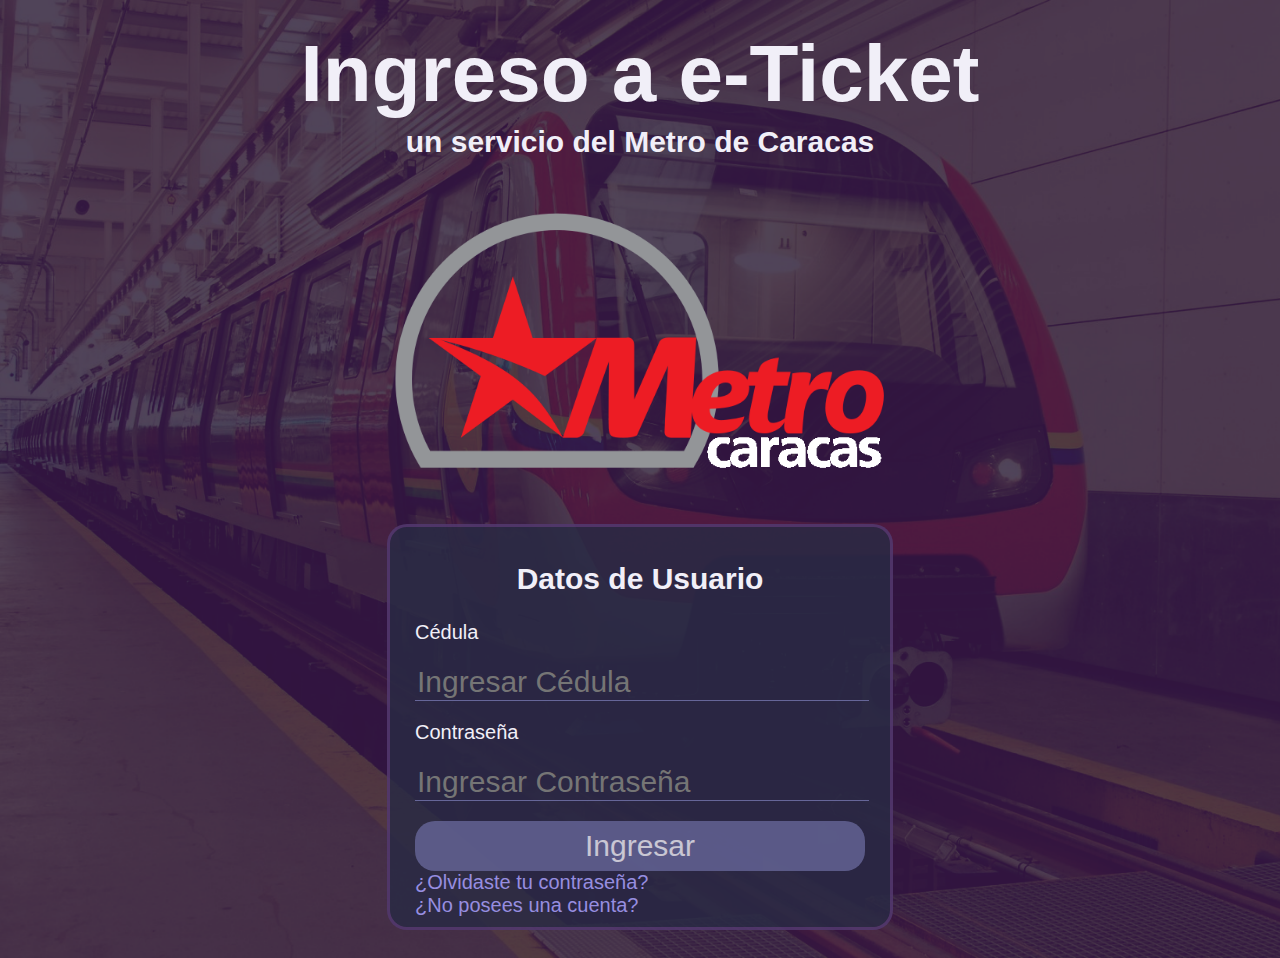
<file: index.html>
<!doctype html>
<html id="login-html">
	<head>
		<meta charset="utf-8">
		<title>Metro de Caracas: e-Ticket</title>

		<link href="https://fonsts.googleapis,com/css?family=Raleway" rel="stylesheet" type="text/css">
		<link href="styles/style.css" rel="stylesheet" type="text/css">
		<link href="favicon.png" rel="icon" type="image/png">
	</head>
	<body>
		<h1 id="log-head">Ingreso a e-Ticket</h1>
		<h2 id="log-sub" class="center">un servicio del Metro de Caracas</h2>

		<a href="http://www.metrodecaracas.com.ve"><img id="login-logo" src="images/metro.png" width="500px" alt="Logo del Metro de Caracas"></a>

		<div id="login">
				<h2 class="center">Datos de Usuario</h2>
				<form>
					<p>Cédula</p>
					<input type="text" name="cedula" placeholder="Ingresar Cédula">
					<p>Contraseña</p>
					<input id="pass" type="password" name="pass" placeholder="Ingresar Contraseña">
					<input id="btn" type="button" value="Ingresar" name="" placeholder="Login" onclick="check(this.form)">
					<a href="opass.html">¿Olvidaste tu contraseña?</a><br>
					<a href="nacco.html">¿No posees una cuenta?</a>
				</form>
		</div>
	</body>
	<script language="javascript">
		var input = document.getElementById("pass");

		input.addEventListener("keyup", function(event){
				event.preventDefault();

		if (event.keyCode === 13){
			document.getElementById("btn").click();
  		}
		});
		function check(form){
 
 		if(form.cedula.value == "admin" && form.pass.value == "admin"){
 			window.location.href="inicio.html"
		}else{
			if(form.cedula.value == "" || form.pass.value == ""){
				alert("Porfavor rellene todos los campos.")
			}else{
				window.location.href="inicio.html"
			}
		}

	}
	</script>
</html>
</file>
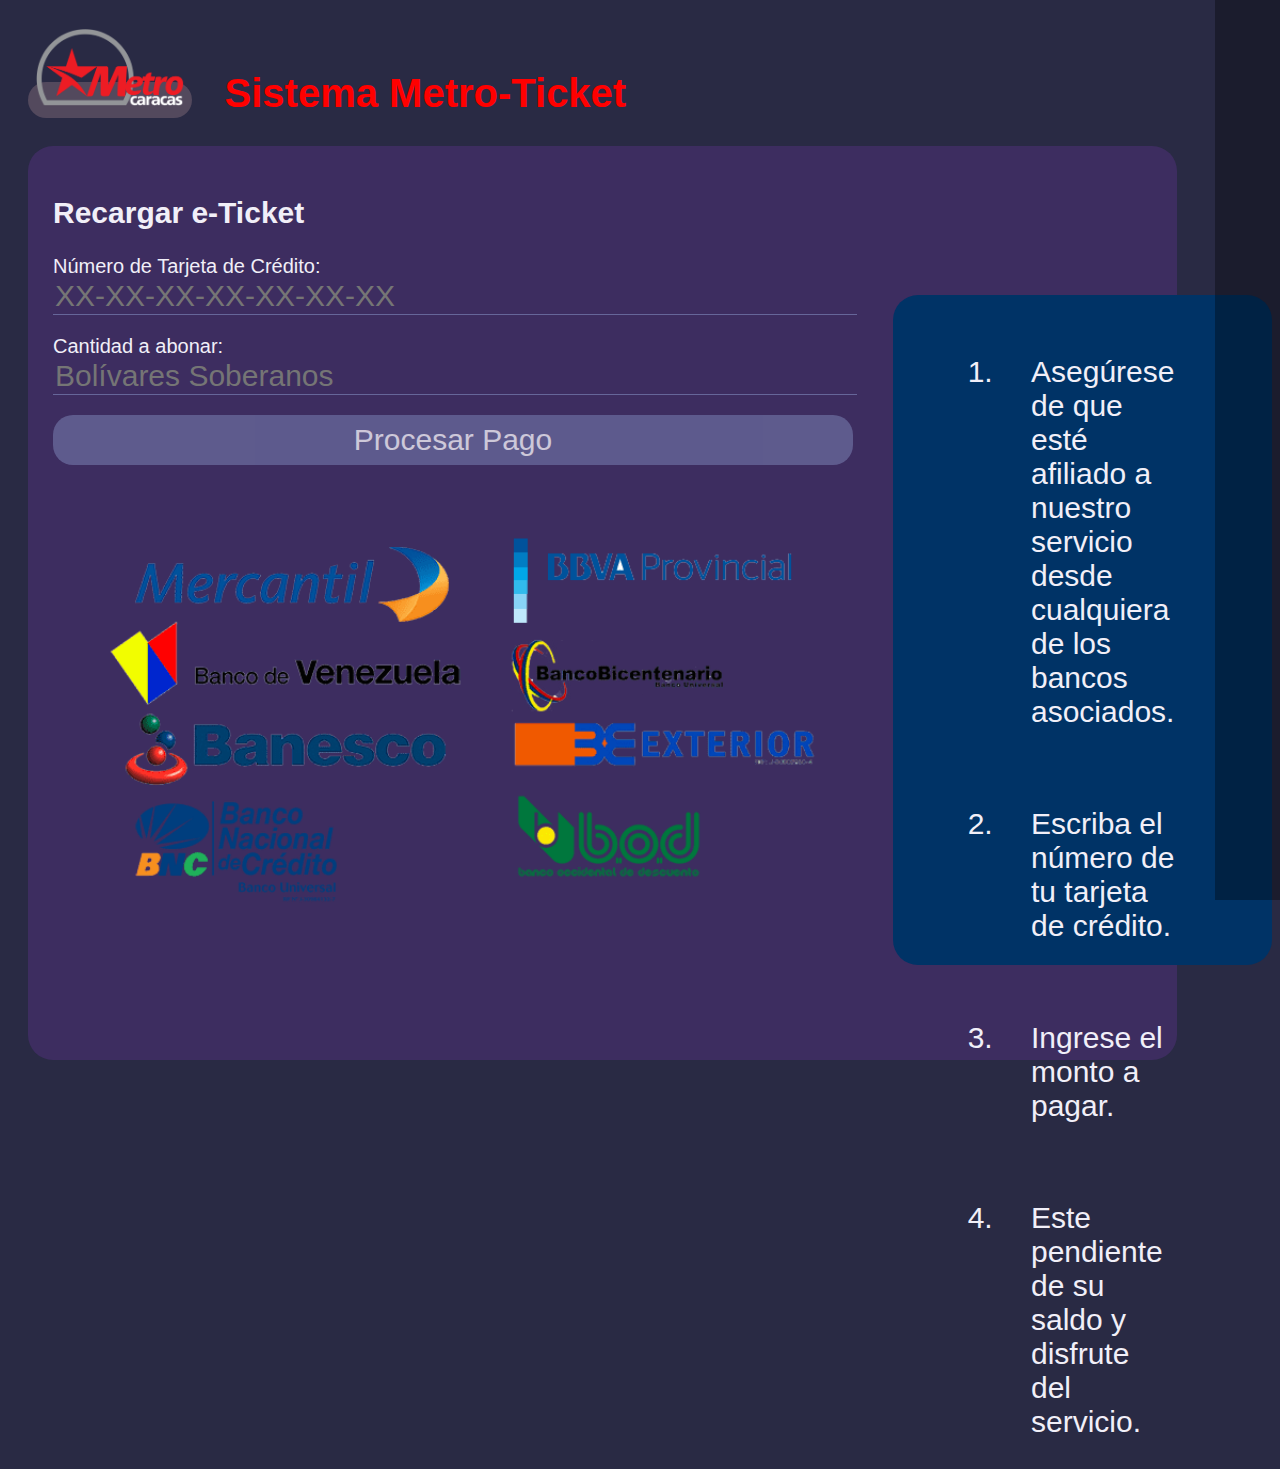
<file: abonar.html>
<!doctype html>
<html>
	<head>
		<meta charset="utf-8">
		<title>Ticket Electrónico</title>

		<link href="https://fonsts.googleapis,com/css?family=Raleway" rel="stylesheet" type="text/css">
		<link href="styles/style.css" rel="stylesheet" type="text/css">
		<link href="favicon.png" rel="icon" type="image/png">
		<link rel="stylesheet" href="https://use.fontawesome.com/releases/v5.1.0/css/all.css" integrity="sha384-lKuwvrZot6UHsBSfcMvOkWwlCMgc0TaWr+30HWe3a4ltaBwTZhyTEggF5tJv8tbt" crossorigin="anonymous">	
	</head>
	<body>
		<div id="sidebar">
			<a class="item" href="inicio.html"><span class="fas fa-user"><div class="menu-desc">Inicio</div></span></a>
			<a class="item" href="abonar.html"><span class="fas fa-money-check-alt"><div class="menu-desc">Recargar e-Ticket</div></span></a>
			<a class="item" href="medios.html"><span class="fas fa-bus-alt"><div class="menu-desc">Servicios y Transporte</div></span></a>
			<a class="item" href="smetro.html"><span class="fas fa-question-circle"><div class="menu-desc">Información</div></span></a>
			<a class="item" href="index.html"><span class="fas fa-sign-out-alt"><div class="menu-desc">Cerrar Sesión</div></span></a>
		</div>

		<header>
			<div id="metro" style="display:inline"><a href="http://www.metrodecaracas.com.ve"><img id="logo" src="images/metro.png" width="150" alt="Logo del Metro de Caracas"></a></div>
			<h1 style="display:inline;color:red;padding-left:27px">Sistema Metro-Ticket</h1>
		</header>

		<div id="main">
			<h2>Recargar e-Ticket</h2>

			<div class="row">
				<div class="column">
					<form>
						<label>
							Número de Tarjeta de Crédito:
						</label>
							<input id="tar" type="text" name="tar" placeholder="XX-XX-XX-XX-XX-XX-XX">
						<label>
							Cantidad a abonar:
						</label>
							<input id="bss" type="text" name="tar" placeholder="Bolívares Soberanos">
						<input id="btn1" type="button" value="Procesar Pago" placeholder="Procesar" onclick="check(this.form)">
					</form>
					<img id="banco" src="images/bvz.png" class="center-pad" width="800px">
				</div>
				<div class="column">
					<section class="t-desc">
						<ol>
							<li>Asegúrese de que esté afiliado a nuestro servicio desde cualquiera de los bancos asociados.</li>
							<li>Escriba el número de tu tarjeta de crédito.</li>
							<li>Ingrese el monto a pagar.</li>
							<li>Este pendiente de su saldo y disfrute del servicio.</li>
						</ol>	
					</section>
				</div>
			</div>
		</div>
	<script language="javascript">
		var input = document.getElementById("tar");

		input.addEventListener("keyup", function(event){
				event.preventDefault();

		if (event.keyCode === 13){
			document.getElementById("btn1").click();
  		}
		});
		function check(form){
 
 		if(form.tar.value == "666" && form.bss.value == "69"){
 			alert("Abono exitoso")
		}else{
 			if(form.tar.value == "" && form.bss.value == ""){
 				alert("Rellene todas las casillas.")
			}else{
				alert("Recarga exitosa")
				window.location.href="inicio.html"
			}
		}
	}
	</script>
		<script src="scripts/main.js"></script>
	</body>
</html>
</file>
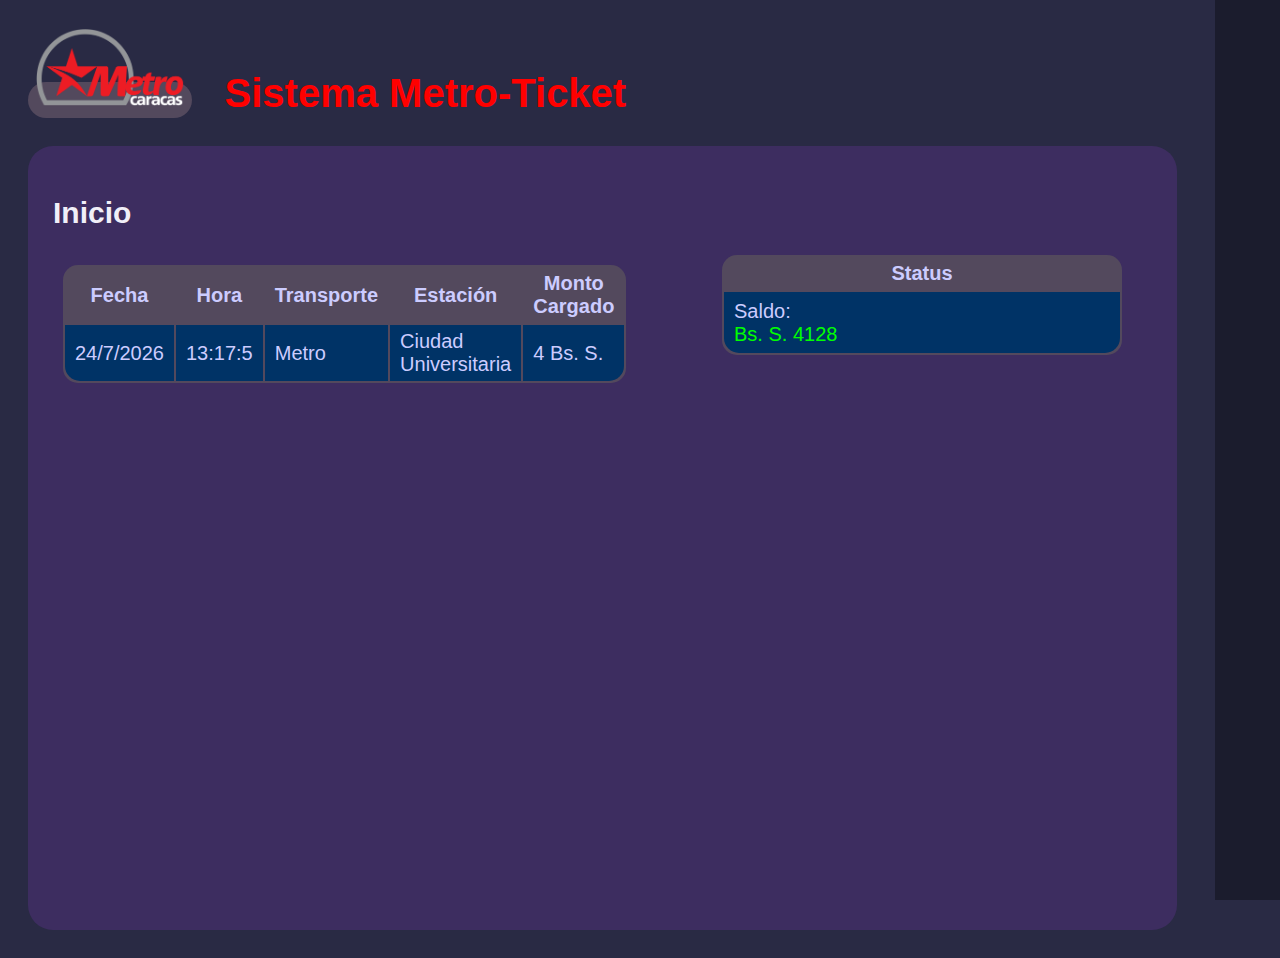
<file: inicio.html>
<!doctype html>
<html>
	<head>
		<meta charset="utf-8">
		<title>Ticket Electrónico</title>

		<link href="https://fonsts.googleapis,com/css?family=Raleway" rel="stylesheet" type="text/css">
		<link href="styles/style.css" rel="stylesheet" type="text/css">
		<link href="favicon.png" rel="icon" type="image/png">
		<link rel="stylesheet" href="https://use.fontawesome.com/releases/v5.1.0/css/all.css" integrity="sha384-lKuwvrZot6UHsBSfcMvOkWwlCMgc0TaWr+30HWe3a4ltaBwTZhyTEggF5tJv8tbt" crossorigin="anonymous">	
	</head>
	<body>
		<div id="sidebar">
			<a class="item" href="inicio.html"><span class="fas fa-user"><div class="menu-desc">Inicio</div></span></a>
			<a class="item" href="abonar.html"><span class="fas fa-money-check-alt"><div class="menu-desc">Recargar e-Ticket</div></span></a>
			<a class="item" href="medios.html"><span class="fas fa-bus-alt"><div class="menu-desc">Servicios y Transporte</div></span></a>
			<a class="item" href="smetro.html"><span class="fas fa-question-circle"><div class="menu-desc">Información</div></span></a>
			<a class="item" href="index.html"><span class="fas fa-sign-out-alt"><div class="menu-desc">Cerrar Sesión</div></span></a>
		</div>

		<header>
			<div id="metro" style="display:inline"><a href="http://www.metrodecaracas.com.ve"><img id="logo" src="images/metro.png" width="150" alt="Logo del Metro de Caracas"></a></div>
			<h1 style="display:inline;color:red;padding-left:27px">Sistema Metro-Ticket</h1>
		</header>

		<div id="main">
			<h2>Inicio</h2>
			<div class="row">
				<div class="column">
					<div id="wrapper">
						<table>
							<thead>
								<tr>
									<th>Fecha</th>
									<th>Hora</th>
									<th>Transporte</th>
									<th>Estación</th>
									<th>Monto Cargado</th>
								</tr>
							</thead>
							<tbody id="usos">
							</tbody>
						</table>
					</div>
				</div>
				<div class="column">
					<table id="status">
						<thead>
							<tr><th>Status</th></tr>
						</thead>
						<tbody>
							<tr>
								<td>Saldo:<div id="saldo"></div></td>
							</tr>
						</tbody>
					</table>
				</div>
			</div>
		</div>

		<script src="scripts/main.js"></script>
	</body>
</html>
</file>
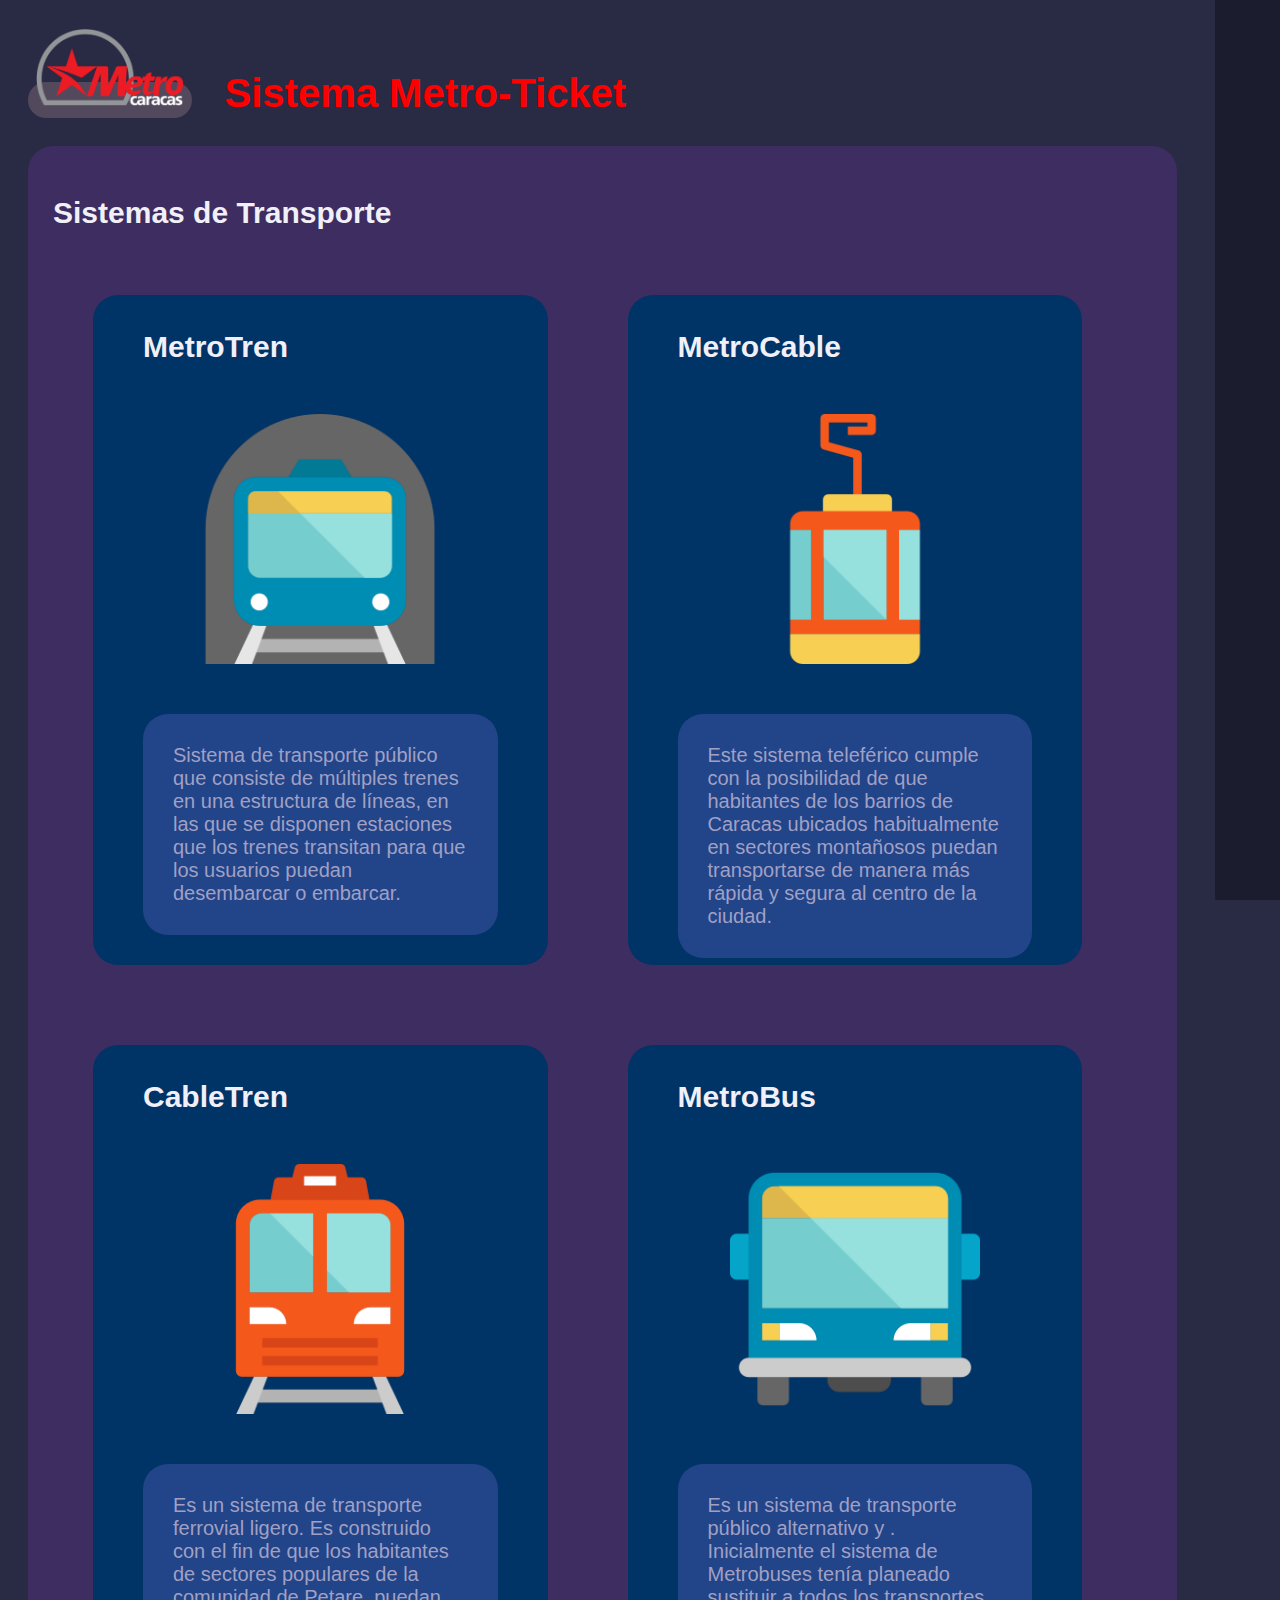
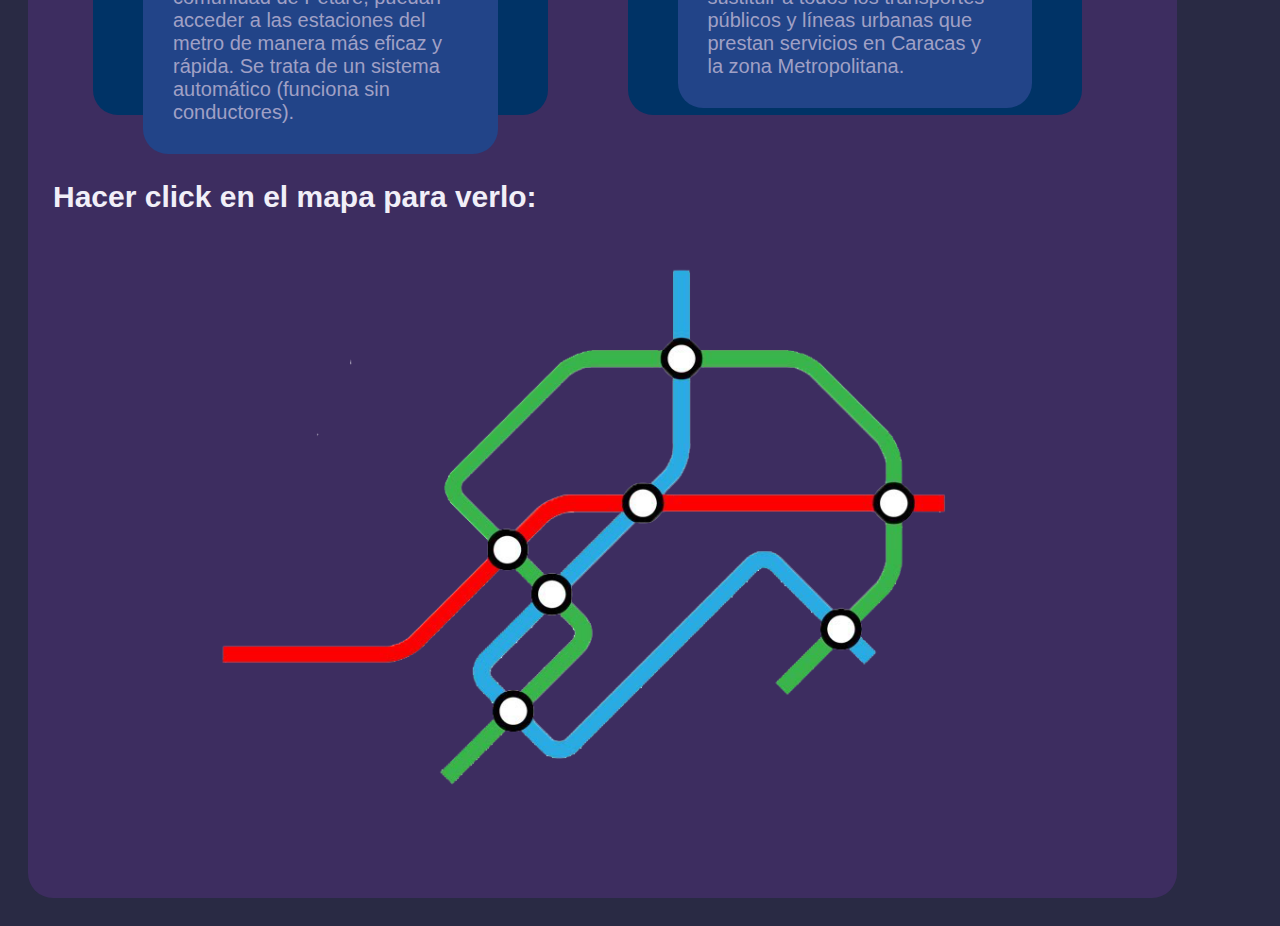
<file: medios.html>
<!doctype html>
<html>
	<head>
		<meta charset="utf-8">
		<title>Ticket Electrónico</title>

		<link href="https://fonsts.googleapis,com/css?family=Raleway" rel="stylesheet" type="text/css">
		<link href="styles/style.css" rel="stylesheet" type="text/css">
		<link href="favicon.png" rel="icon" type="image/png">
		<link rel="stylesheet" href="https://use.fontawesome.com/releases/v5.1.0/css/all.css" integrity="sha384-lKuwvrZot6UHsBSfcMvOkWwlCMgc0TaWr+30HWe3a4ltaBwTZhyTEggF5tJv8tbt" crossorigin="anonymous">	
	</head>
	<body>
		<div id="sidebar">
			<a class="item" href="inicio.html"><span class="fas fa-user"><div class="menu-desc">Inicio</div></span></a>
			<a class="item" href="abonar.html"><span class="fas fa-money-check-alt"><div class="menu-desc">Recargar e-Ticket</div></span></a>
			<a class="item" href="medios.html"><span class="fas fa-bus-alt"><div class="menu-desc">Servicios y Transporte</div></span></a>
			<a class="item" href="smetro.html"><span class="fas fa-question-circle"><div class="menu-desc">Información</div></span></a>
			<a class="item" href="index.html"><span class="fas fa-sign-out-alt"><div class="menu-desc">Cerrar Sesión</div></span></a>
		</div>

		<header>
			<div id="metro" style="display:inline"><a href="http://www.metrodecaracas.com.ve"><img id="logo" src="images/metro.png" width="150" alt="Logo del Metro de Caracas"></a></div>
			<h1 style="display:inline;color:red;padding-left:27px">Sistema Metro-Ticket</h1>
		</header>

		<div id="main">
			<h2>Sistemas de Transporte</h2>
			<div class="row">
				<div class="column">
					<section class="t-desc">
						<h2>MetroTren</h2>
						<img src="images/metrooo.png" class="center-pad" width="250px">
						<p>
							Sistema de transporte público que consiste de múltiples trenes en una estructura de líneas, en las que se disponen estaciones que los trenes transitan para que los usuarios puedan desembarcar o embarcar.
						</p>
					</section>
				</div>
				<div class="column">
					<section class="t-desc">
						<h2>MetroCable</h2>
						<img src="images/cable-car-cabin.png" class="center-pad" width="250px">
						<p>
						    Este sistema teleférico cumple con la posibilidad de que habitantes de los barrios de Caracas ubicados habitualmente en sectores montañosos puedan transportarse de manera más rápida y segura al centro de la ciudad.
						</p>
					</section>
				</div>
			</div>

			<div class="row">

				<div class="column">
					<section class="t-desc">
						<h2>CableTren</h2>
						<img src="images/train.png" class="center-pad" width="250px">
						<p>
						    Es un sistema de transporte ferrovial ligero. Es construido con el fin de que los habitantes de sectores populares de la comunidad de Petare, puedan acceder a las estaciones del metro de manera más eficaz y rápida. Se trata de un sistema automático (funciona sin conductores).
						</p>
					</section>
				</div>

				<div class="column">
					<section class="t-desc">
						<h2>MetroBus</h2>
						<img src="images/bus.png" class="center-pad" width="250px">
						<p>
						    Es un sistema de transporte público alternativo y . Inicialmente el sistema de Metrobuses tenía planeado sustituir a todos los transportes públicos y líneas urbanas que prestan servicios en Caracas y la zona Metropolitana.
						</p>
					</section>
				</div>
			</div>
			<h2 class="centro">Hacer click en el mapa para verlo:</h2>
			<a href="images/map.pdf"><img id="mapa" src="images/mapa.png" class="center-pad" width="750px" alt="Mapa de MetroCaracas"></a>
		</div>
		<script src="scripts/main.js"></script>
	</body>
</html>
</file>
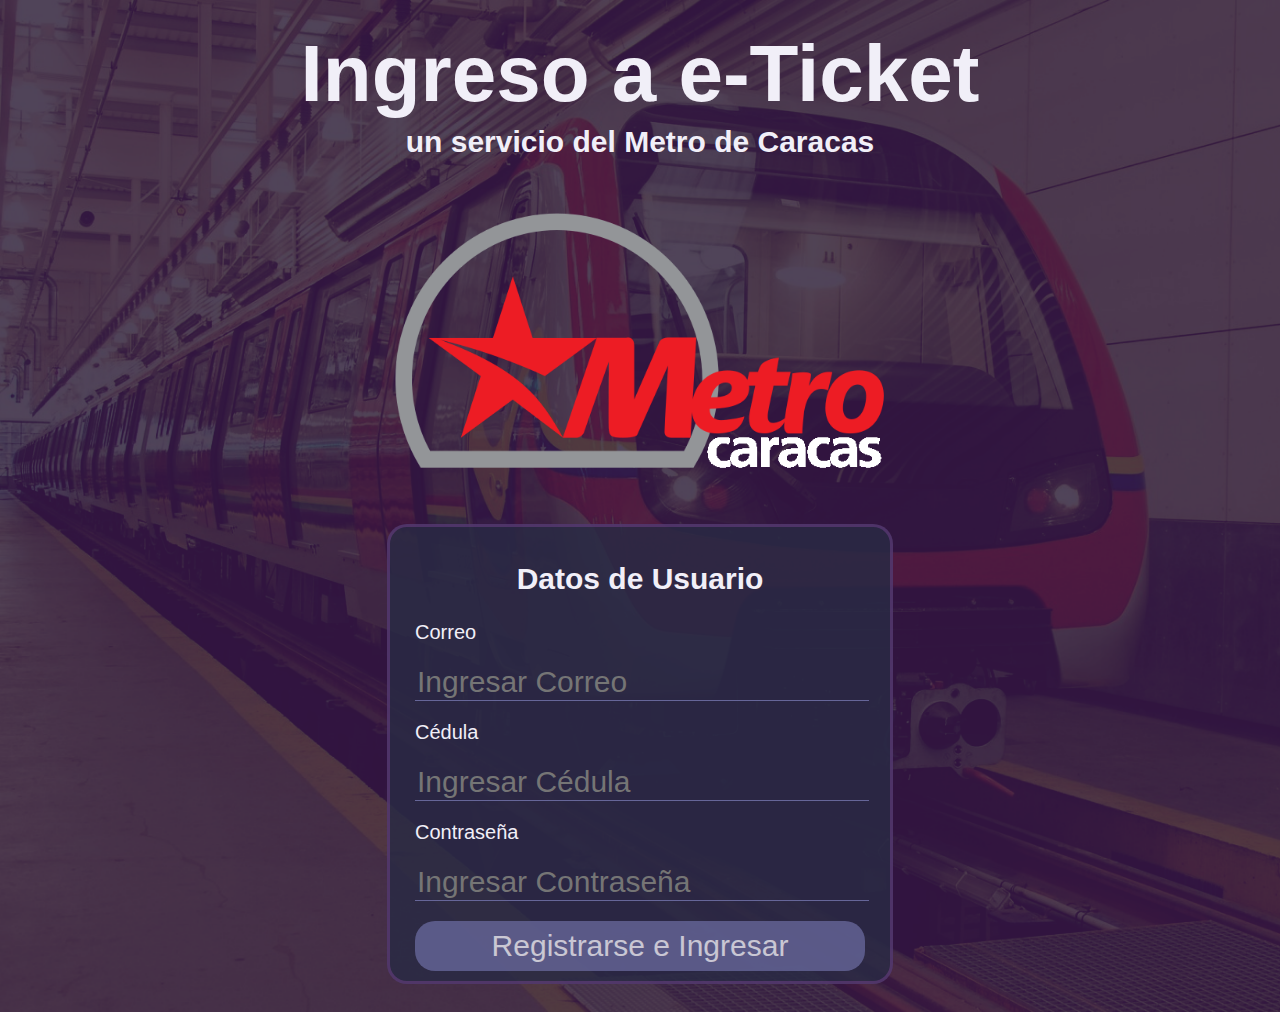
<file: nacco.html>
<!doctype html>
<html id="login-nacco-html">
	<head>
		<meta charset="utf-8">
		<title>Metro de Caracas: e-Ticket</title>

		<link href="https://fonsts.googleapis,com/css?family=Raleway" rel="stylesheet" type="text/css">
		<link href="styles/style.css" rel="stylesheet" type="text/css">
		<link href="favicon.png" rel="icon" type="image/png">
	</head>
	<body>
		<h1 id="log-head">Ingreso a e-Ticket</h1>
		<h2 id="log-sub" class="center">un servicio del Metro de Caracas</h2>

		<a href="http://www.metrodecaracas.com.ve"><img id="login-logo" src="images/metro.png" width="500px" alt="Logo del Metro de Caracas"></a>

		<div id="login">
				<h2 class="center">Datos de Usuario</h2>
				<form id="login-input">
					<p>Correo</p>
					<input type="text" name="correo" placeholder="Ingresar Correo">
					<p>Cédula</p>
					<input type="text" name="cedula" placeholder="Ingresar Cédula">
					<p>Contraseña</p>
					<input type="password" name="pass" placeholder="Ingresar Contraseña">
					<a href="inicio.html"><input type="button" value="Registrarse e Ingresar" name="" placeholder="Registrarse"></a>
				</form>
		</div>
	</body>
</html>
</file>
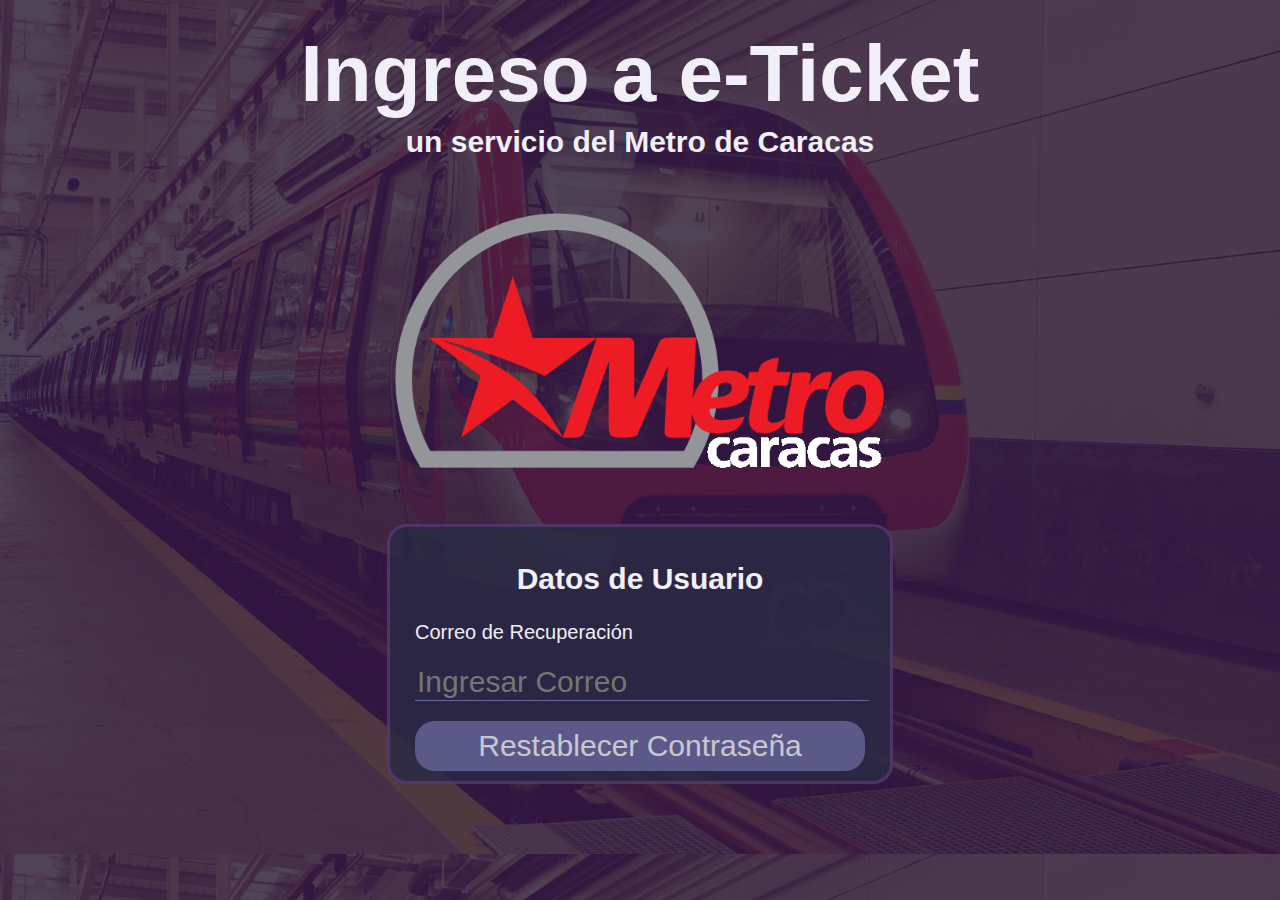
<file: opass.html>
<!doctype html>
<html id="login-opass-html">
	<head>
		<meta charset="utf-8">
		<title>Metro de Caracas: e-Ticket</title>

		<link href="https://fonsts.googleapis,com/css?family=Raleway" rel="stylesheet" type="text/css">
		<link href="styles/style.css" rel="stylesheet" type="text/css">
		<link href="favicon.png" rel="icon" type="image/png">
	</head>
	<body>
		<h1 id="log-head">Ingreso a e-Ticket</h1>
		<h2 id="log-sub" class="center">un servicio del Metro de Caracas</h2>

		<a href="http://www.metrodecaracas.com.ve"><img id="login-logo" src="images/metro.png" width="500px" alt="Logo del Metro de Caracas"></a>

		<div id="login">
				<h2 class="center">Datos de Usuario</h2>
				<form id="login-input">
					<p>Correo de Recuperación</p>
					<input type="text" name="correor" placeholder="Ingresar Correo">
					<a href="index.html"><input type="button" value="Restablecer Contraseña" name="" placeholder="Restablecer"></a>
				</form>
		</div>
	</body>
</html>
</file>
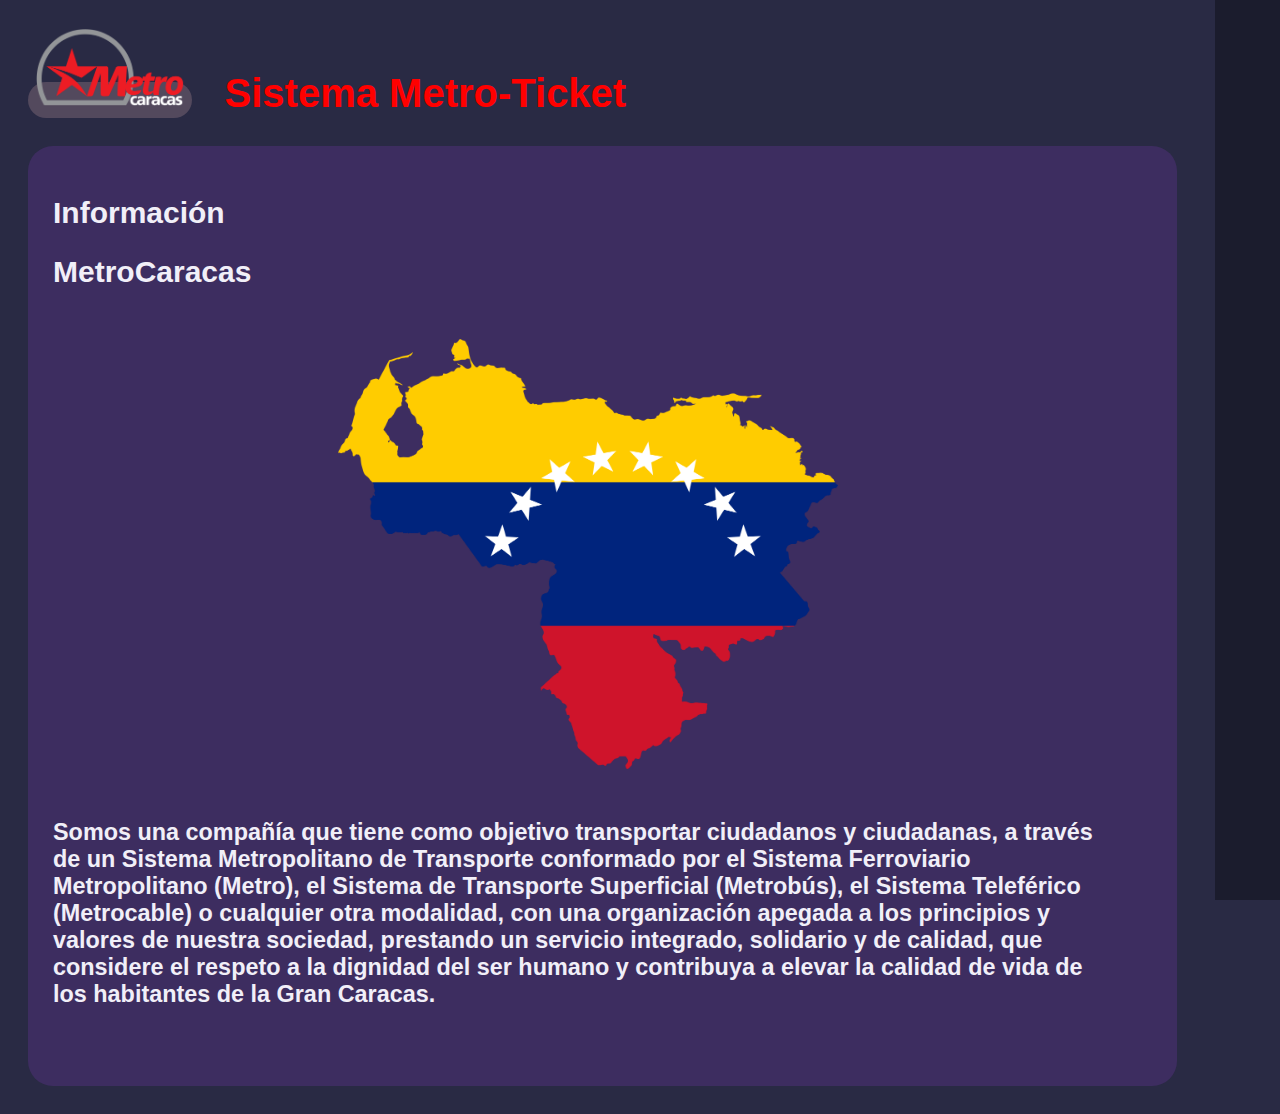
<file: smetro.html>
<!doctype html>
<html>
	<head>
		<meta charset="utf-8">
		<title>Ticket Electrónico</title>

		<link href="https://fonsts.googleapis,com/css?family=Raleway" rel="stylesheet" type="text/css">
		<link href="styles/style.css" rel="stylesheet" type="text/css">
		<link href="favicon.png" rel="icon" type="image/png">
		<link rel="stylesheet" href="https://use.fontawesome.com/releases/v5.1.0/css/all.css" integrity="sha384-lKuwvrZot6UHsBSfcMvOkWwlCMgc0TaWr+30HWe3a4ltaBwTZhyTEggF5tJv8tbt" crossorigin="anonymous">	
	</head>
	<body>
		<div id="sidebar">
			<a class="item" href="inicio.html"><span class="fas fa-user"><div class="menu-desc">Inicio</div></span></a>
			<a class="item" href="abonar.html"><span class="fas fa-money-check-alt"><div class="menu-desc">Recargar e-Ticket</div></span></a>
			<a class="item" href="medios.html"><span class="fas fa-bus-alt"><div class="menu-desc">Servicios y Transporte</div></span></a>
			<a class="item" href="smetro.html"><span class="fas fa-question-circle"><div class="menu-desc">Información</div></span></a>
			<a class="item" href="index.html"><span class="fas fa-sign-out-alt"><div class="menu-desc">Cerrar Sesión</div></span></a>
		</div>

		<header>
			<div id="metro" style="display:inline"><a href="http://www.metrodecaracas.com.ve"><img id="logo" src="images/metro.png" width="150" alt="Logo del Metro de Caracas"></a></div>
			<h1 style="display:inline;color:red;padding-left:27px">Sistema Metro-Ticket</h1>
		</header>

		<div id="main">
			<h2>Información</h2>
			<div id="info">
				<h2>MetroCaracas</h2>
					<img id="mapa" src="images/vzla.png" class="center-pad" width="500px">
						<h3>
							Somos una compañía que tiene como objetivo transportar ciudadanos y ciudadanas, a través de un Sistema Metropolitano de Transporte conformado por el Sistema Ferroviario Metropolitano (Metro), el Sistema de Transporte Superficial (Metrobús), el Sistema Teleférico (Metrocable) o cualquier otra modalidad, con una organización apegada a los principios y valores de nuestra sociedad, prestando un servicio integrado, solidario y de calidad, que considere el respeto a la dignidad del ser humano y contribuya a elevar la calidad de vida de los habitantes de la Gran Caracas.
						</h3>
			</div>
		</div>
		<script src="scripts/main.js"></script>
	</body>
</html>
</file>
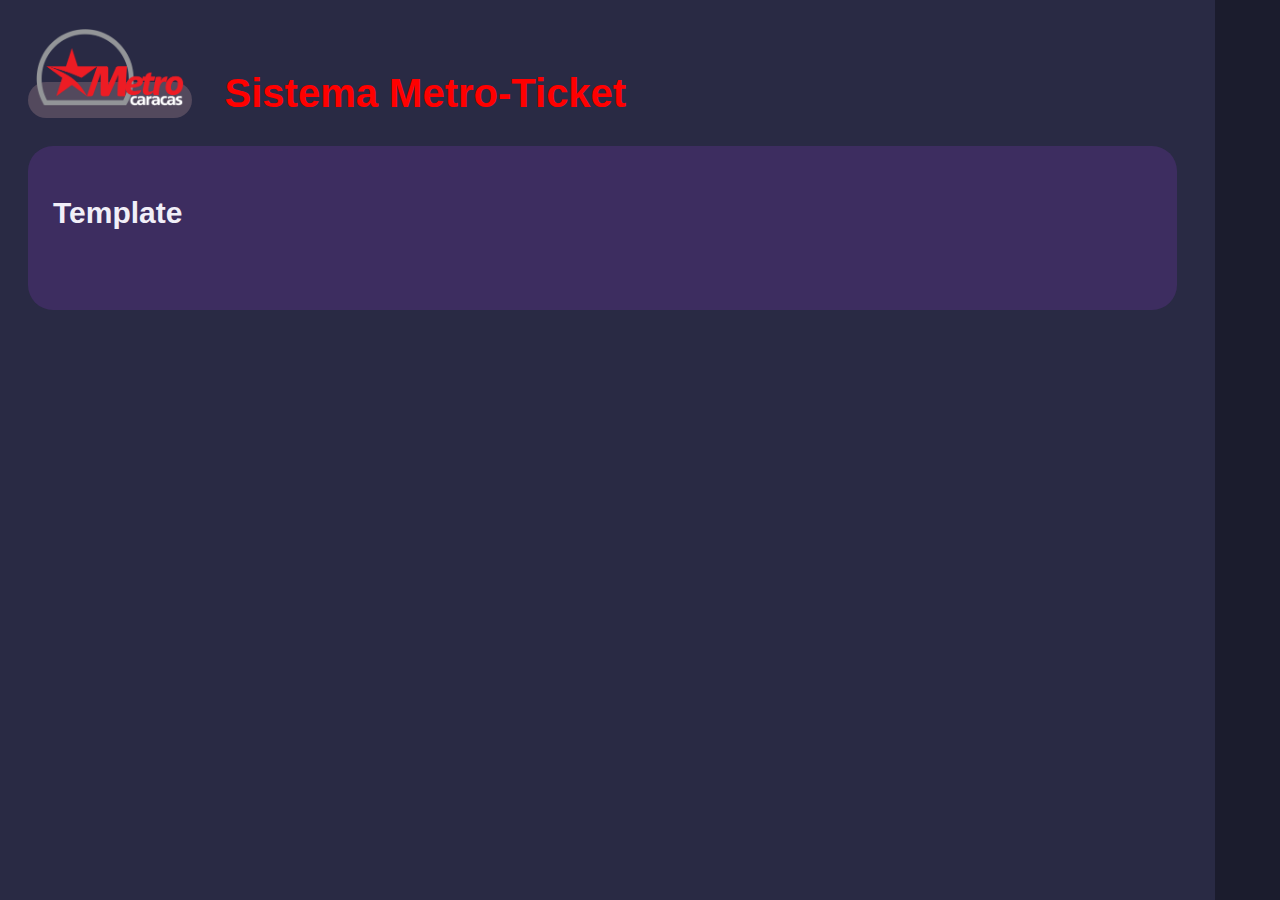
<file: template.html>
<!doctype html>
<html>
	<head>
		<meta charset="utf-8">
		<title>Ticket Electrónico</title>

		<link href="https://fonsts.googleapis,com/css?family=Raleway" rel="stylesheet" type="text/css">
		<link href="styles/style.css" rel="stylesheet" type="text/css">
		<link href="favicon.png" rel="icon" type="image/png">
		<link rel="stylesheet" href="https://use.fontawesome.com/releases/v5.1.0/css/all.css" integrity="sha384-lKuwvrZot6UHsBSfcMvOkWwlCMgc0TaWr+30HWe3a4ltaBwTZhyTEggF5tJv8tbt" crossorigin="anonymous">	
	</head>
	<body>
		<div id="sidebar">
			<a class="item" href="inicio.html"><span class="fas fa-user"><div class="menu-desc">Inicio</div></span></a>
			<a class="item" href="abonar.html"><span class="fas fa-money-check-alt"><div class="menu-desc">Recargar e-Ticket</div></span></a>
			<a class="item" href="medios.html"><span class="fas fa-bus-alt"><div class="menu-desc">Servicios y Transporte</div></span></a>
			<a class="item" href="smetro.html"><span class="fas fa-question-circle"><div class="menu-desc">Información</div></span></a>
			<a class="item" href="index.html"><span class="fas fa-sign-out-alt"><div class="menu-desc">Cerrar Sesión</div></span></a>
		</div>

		<header>
			<div id="metro" style="display:inline"><a href="http://www.metrodecaracas.com.ve"><img id="logo" src="images/metro.png" width="150" alt="Logo del Metro de Caracas"></a></div>
			<h1 style="display:inline;color:red;padding-left:27px">Sistema Metro-Ticket</h1>
		</header>

		<div id="main">
			<h2>Template</h2>
		</div>
		<script src="scripts/main.js"></script>
	</body>
</html>
</file>
<file: styles/style.css>
.row {
	display: flex;
}

.column {
	flex: 50%;
}

.t-desc {
	background-color: #003366;
	margin: 40px;
	border-radius: 25px;
	padding: 50px;
	padding-top: 10px;
	padding-bottom: 10px;
	height: 650px;
}

.t-desc li {
	font-size: 30px;
	margin: 18px;
	padding: 30px;
}

.t-desc p {
	background-color: #224488;
	border-radius: 25px;
	padding: 30px;
	color: #a0a0c5;
}

#saldo {
	color: #00ff00;
}

#status {
	margin-left: auto;
	width: 400px;
	height: 100px;
}

#status td {
	border-radius: 0 0 15px 15px;
}

#wrapper {
	height: 600px;
	overflow-y: auto;
	margin: 10px;
}

table {
	border-radius: 15px;
	background-color: #53495d;
	color: #ccccff;
	height: 100px;
	overflow-y: scroll;
}

td, th {
	padding: 5px 10px 5px 10px;
}

tbody tr:nth-child(odd) td {
	background-color: #003366;
}

tbody tr:nth-child(even) td {
	background-color: #224488;
}

tbody tr:last-child td:last-child {
	border-radius: 0 0 15px 0;
}

tbody tr:last-child td:first-child {
	border-radius: 0 0 0 15px;
}

html {
	font-size: 20px;
	font-family: "Raleway", sans-serif;
	background-color: #292a44;
	color: #f1eff8;
	padding: 20px;
}

#main {
	background-color: #66339955;
	margin-top: 30px;
	margin-right: 75px;
	border-radius: 25px;
	padding: 25px 55px 55px 25px;
}

#metro {
	width: 160px;
	top: 0;
	left: 0;
	background-color: #53495d;
	border-radius: 20px;
	padding: 7px;
}

#sidebar {
	width: 65px;
	position: fixed;
	z-index: 1;
	top:0;
	right: 0;
	height: 100%;
	overflow-x: hidden;
	background-color: #00000055;
	font-size: 30px;
	color: #7aa5ff;
}

#sidebar a {
	display: block;
	text-align: center;
	margin-top: 130px;
	margin-bottom: 30px;
}

#sidebar a#active-item {
	border-left: 3px solid #2de0a7;
}

#sidebar > a:hover {
	color: #3662bb;
}

#sidebar a div.menu-desc {
	display: none;
	visibility: hidden;
}

#login-html, #login-opass-html, #login-nacco-html {
	background-image: url("../images/tren.png");
	background-size: cover;
	border: unset;
}

#login-logo {
	display: block;
	margin-left: auto;
	margin-right: auto;
	margin-top: 50px;
	margin-bottom: 50px;
}

#login {
	margin-top: 10px;
	display: block;
	width: 450px;
	background-color: #292a44d5;
	margin-left: auto;
	margin-right: auto;
	border-radius: 20px;
	padding: 10px 25px 10px 25px;
	border: 3px solid #b45bcf44;
}

#logo:hover, #login-logo:hover {
	-webkit-filter: drop-shadow(2px 1px 0 #ae81ff)
                        drop-shadow(-1px -1px 0 #ae81ff);
	filter: drop-shadow(2px 1px 0 #ae81ff)
                        drop-shadow(-1px -1px 0 #ae81ff);
}

a[href] {
	color: #978ee0;
	text-decoration: none;
}

#log-head {
	font-size: 80px;
	text-align: center;
	margin: 0;
	padding: 0;
}

#log-sub {
	margin-top: 5px;
	padding: 0;
}

h1.center, h2.center, h3.center, h4.center {
	text-align: center;
}

input[type="number"], input[type="text"], input[type="password"] {
	border: none;
	border-bottom: 1px solid #666699;
	background: transparent;
	outline: none;
	display: block;
	width: 100%;
	margin-bottom: 20px;
	font-size: 30px;
}

input[type="button"] {
	padding: 8px;
	font-size: 30px;
	width: 100%;
}

input[type="button"] {
	background: #666699;
	border: 0;
	color: #f1eff8;
	opacity: 0.8;
	cursor: pointer;
	border-radius: 20px;
	margin-bottom: 0;
}

input[type="button"]:hover{
	opacity: 1;
	cursor: pointer;
}

input[type="button"]:active{
	transform: scale(0.97);
	opacity: 0.6;
}

#mapa:hover {
	-webkit-filter: drop-shadow(2px 1px 0 #ae81ff)
                        drop-shadow(-1px -1px 0 #ae81ff);
	filter: drop-shadow(2px 1px 0 #ae81ff)
                        drop-shadow(-1px -1px 0 #ae81ff);
}

.center-pad {
	display: block;
	margin-left: auto;
	margin-right: auto;
	margin-top: 50px;
	margin-bottom: 50px;
}

#vzla:hover {
	-webkit-filter: drop-shadow(2px 1px 0 #ae81ff)
                        drop-shadow(-1px -1px 0 #ae81ff);
	filter: drop-shadow(2px 1px 0 #ae81ff)
                        drop-shadow(-1px -1px 0 #ae81ff);
}

#banco:hover {
	-webkit-filter: drop-shadow(2px 1px 0 #ae81ff)
                        drop-shadow(-1px -1px 0 #ae81ff);
	filter: drop-shadow(2px 1px 0 #ae81ff)
                        drop-shadow(-1px -1px 0 #ae81ff);
}
</file>
